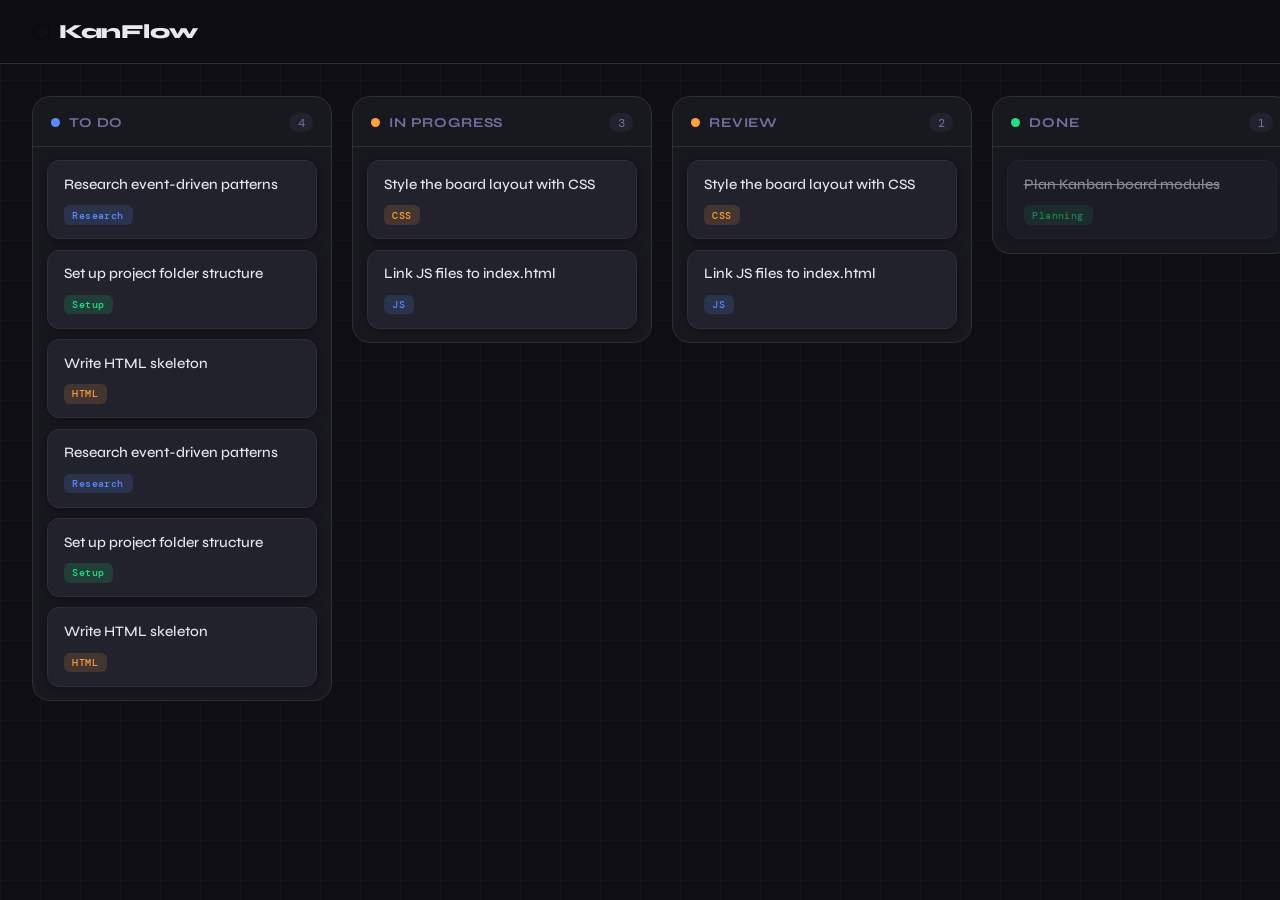
<file: index.html>
<!DOCTYPE html>
<html lang="en">
<head>
  <meta charset="UTF-8" />
  <meta name="viewport" content="width=device-width, initial-scale=1.0"/>
  <title>KanFlow Board</title>
  <link rel="preconnect" href="https://fonts.googleapis.com">
  <link href="https://fonts.googleapis.com/css2?family=Syne:wght@400;600;700;800&family=DM+Mono:wght@400;500&display=swap" rel="stylesheet">
  <link rel="stylesheet" href="style.css" />
</head>
<body>

  <!-- ===========================
       HEADER
  ============================ -->
  <header class="app-header">
    <div class="header-inner">
      <div class="logo">
        <span class="logo-icon">⬡</span>
        <h1>KanFlow</h1>
      </div>
    </div>
  </header>

  <!-- ===========================
       BOARD
       Contains all columns
  ============================ -->
  <main class="board" id="board">

    <!-- COLUMN: To Do -->
    <section class="column" data-column="todo">
      <div class="column-header">
        <span class="column-dot dot-todo"></span>
        <h2 class="column-title">To Do</h2>
        <span class="column-count">4</span>
      </div>
      <div class="card-list" id="col-todo">

        <article class="card">
          <p class="card-title">Research event-driven patterns</p>
          <div class="card-footer">
            <span class="card-tag tag-blue">Research</span>
          </div>
        </article>

        <article class="card">
          <p class="card-title">Set up project folder structure</p>
          <div class="card-footer">
            <span class="card-tag tag-green">Setup</span>
          </div>
        </article>

        <article class="card">
          <p class="card-title">Write HTML skeleton</p>
          <div class="card-footer">
            <span class="card-tag tag-yellow">HTML</span>
          </div>
        </article>

        <article class="card">
          <p class="card-title">Research event-driven patterns</p>
          <div class="card-footer">
            <span class="card-tag tag-blue">Research</span>
          </div>
        </article>

        <article class="card">
          <p class="card-title">Set up project folder structure</p>
          <div class="card-footer">
            <span class="card-tag tag-green">Setup</span>
          </div>
        </article>

        <article class="card">
          <p class="card-title">Write HTML skeleton</p>
          <div class="card-footer">
            <span class="card-tag tag-yellow">HTML</span>
          </div>
        </article>

      </div>
    </section>

    <!-- COLUMN: In Progress -->
    <section class="column" data-column="inprogress">
      <div class="column-header">
        <span class="column-dot dot-inprogress"></span>
        <h2 class="column-title">In Progress</h2>
        <span class="column-count">3</span>
      </div>
      <div class="card-list" id="col-inprogress">

        <article class="card">
          <p class="card-title">Style the board layout with CSS</p>
          <div class="card-footer">
            <span class="card-tag tag-yellow">CSS</span>
          </div>
        </article>

        <article class="card">
          <p class="card-title">Link JS files to index.html</p>
          <div class="card-footer">
            <span class="card-tag tag-blue">JS</span>
          </div>
        </article>

      </div>
    </section>

    <section class="column" data-column="review" id="col-review">
      <div class="column-header">
        <span class="column-dot dot-inprogress"></span>
        <h2 class="column-title">Review</h2>
        <span class="column-count">2</span>
      </div>
      <div class="card-list" id="col-inprogress">

        <article class="card">
          <p class="card-title">Style the board layout with CSS</p>
          <div class="card-footer">
            <span class="card-tag tag-yellow">CSS</span>
          </div>
        </article>

        <article class="card">
          <p class="card-title">Link JS files to index.html</p>
          <div class="card-footer">
            <span class="card-tag tag-blue">JS</span>
          </div>
        </article>

      </div>
    </section>

    <!-- COLUMN: Done -->
    <section class="column" data-column="done">
      <div class="column-header">
        <span class="column-dot dot-done"></span>
        <h2 class="column-title">Done</h2>
        <span class="column-count">1</span>
      </div>
      <div class="card-list" id="col-done">

        <article class="card card-done">
          <p class="card-title">Plan Kanban board modules</p>
          <div class="card-footer">
            <span class="card-tag tag-green">Planning</span>
          </div>
        </article>

      </div>
    </section>

  </main>

  <script src="js/main.js"></script>
</body>
</html>
</file>
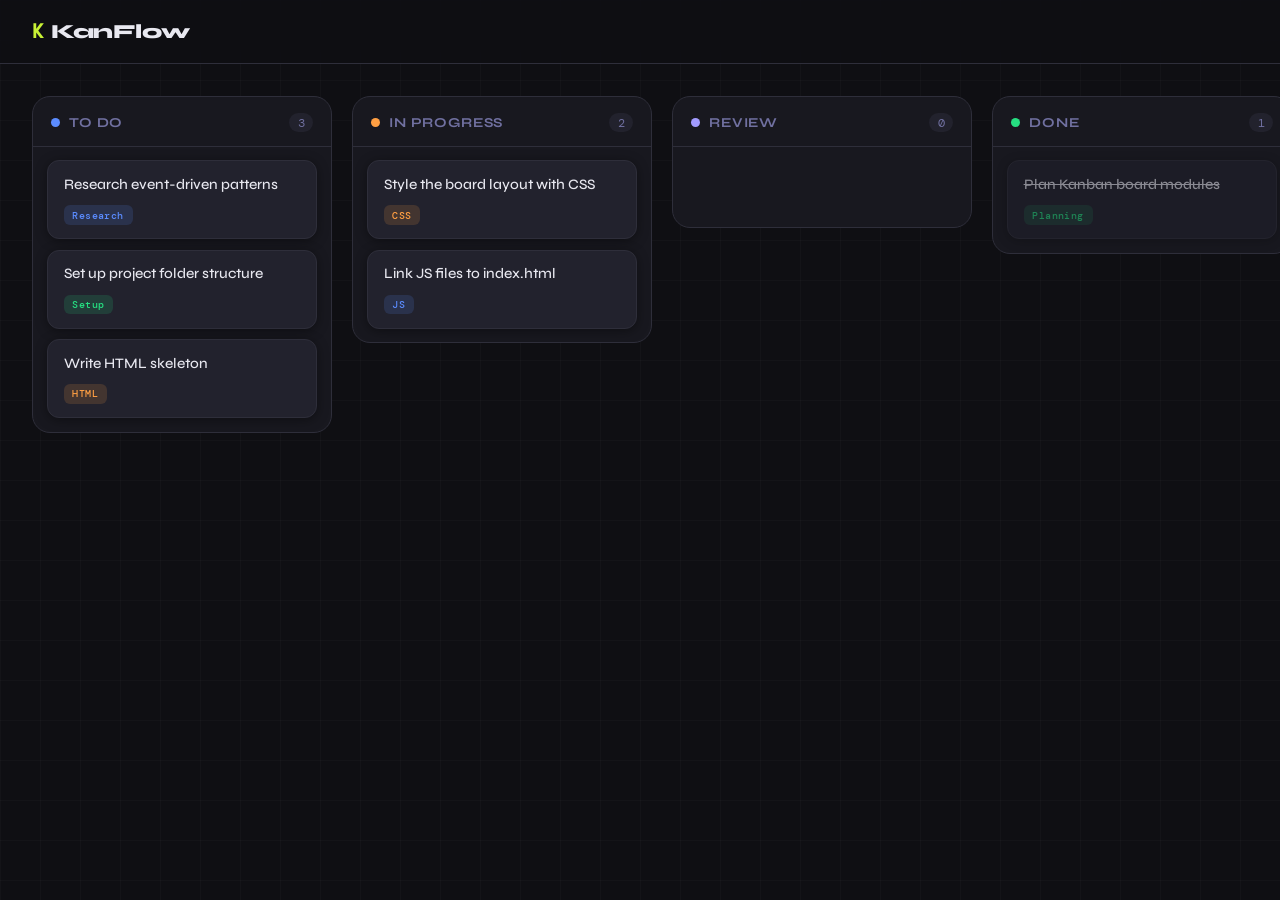
<file: module-2/index.html>
<!DOCTYPE html>
<html lang="en">
<head>
  <meta charset="UTF-8" />
  <meta name="viewport" content="width=device-width, initial-scale=1.0"/>
  <title>KanFlow Board</title>
  <link rel="preconnect" href="https://fonts.googleapis.com">
  <link href="https://fonts.googleapis.com/css2?family=Syne:wght@400;600;700;800&family=DM+Mono:wght@400;500&display=swap" rel="stylesheet">
  <link rel="stylesheet" href="style.css" />
</head>
<body>

  <header class="app-header">
    <div class="header-inner">
      <div class="logo">
        <span class="logo-icon">K</span>
        <h1>KanFlow</h1>
      </div>
    </div>
  </header>

  <!--
    NOTICE: The board is now empty in HTML.
    Cards and columns are rendered by JavaScript in board.js.
    Open js/board.js and follow the lesson guide to build renderBoard().
  -->
  <main class="board" id="board">
    <!-- Rendered by JavaScript -->
  </main>

  <script src="js/data.js"></script>
  <script src="js/board.js"></script>
  <script src="js/main.js"></script>
</body>
</html>
</file>
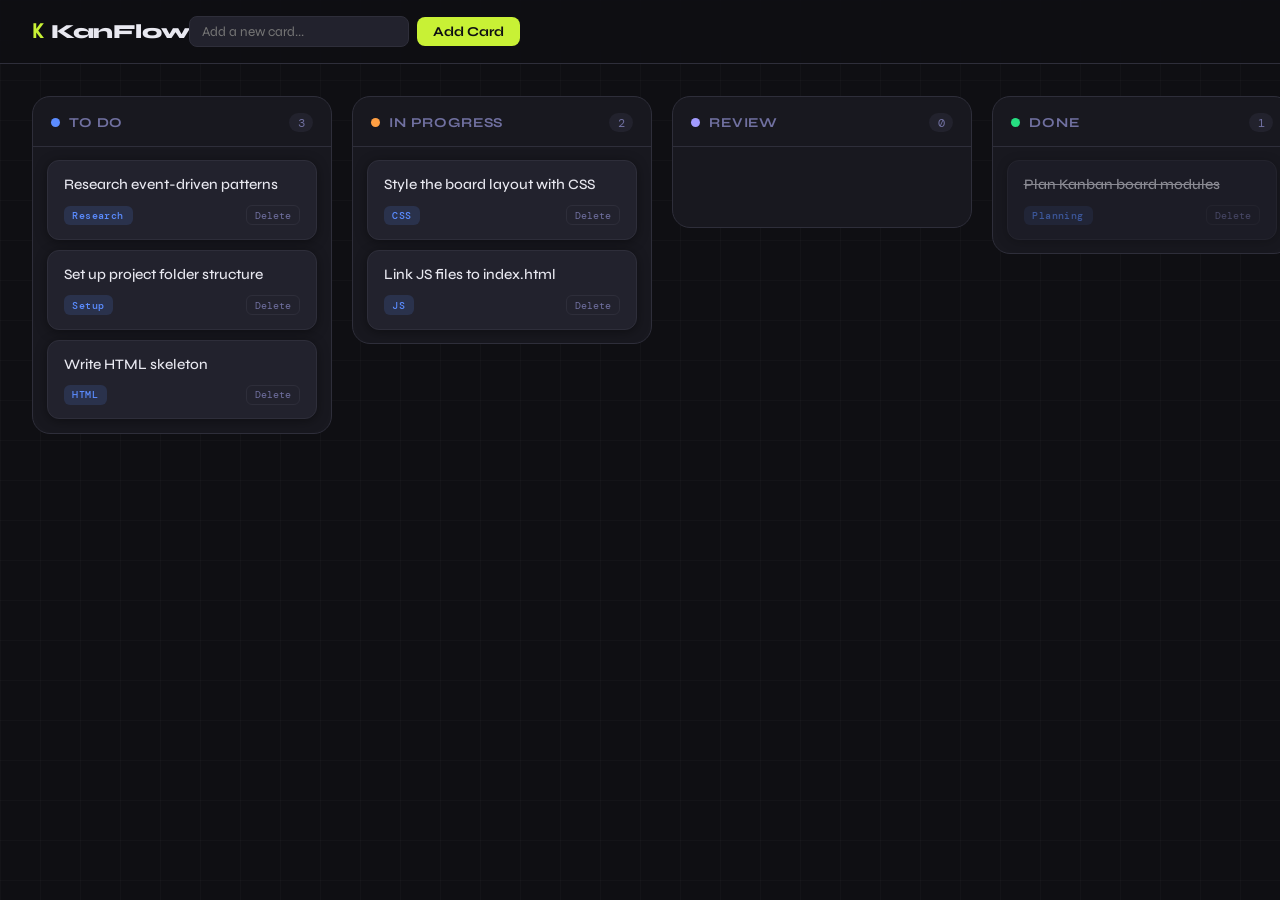
<file: module-3/index.html>
<!DOCTYPE html>
<html lang="en">
  <head>
    <meta charset="UTF-8" />
    <meta name="viewport" content="width=device-width, initial-scale=1.0" />
    <title>KanFlow Board</title>
    <link rel="preconnect" href="https://fonts.googleapis.com" />
    <link
      href="https://fonts.googleapis.com/css2?family=Syne:wght@400;600;700;800&family=DM+Mono:wght@400;500&display=swap"
      rel="stylesheet"
    />
    <link rel="stylesheet" href="style.css" />
  </head>
  <body>
    <header class="app-header">
      <div class="header-inner">
        <div class="logo">
          <span class="logo-icon">K</span>
          <h1>KanFlow</h1>
        </div>
        <!-- ADD THIS SECTION -->
        <div class="add-card-form">
          <input
            type="text"
            id="card-input"
            class="card-input"
            placeholder="Add a new card..."
          />
          <button id="add-card-btn" class="add-card-btn">Add Card</button>
        </div>
      </div>
    </header>

    <!--
    NOTICE: The board is now empty in HTML.
    Cards and columns are rendered by JavaScript in board.js.
    Open js/board.js and follow the lesson guide to build renderBoard().
  -->
    <main class="board" id="board">
      <!-- Rendered by JavaScript -->
    </main>

    <script src="js/data.js"></script>
    <script src="js/board.js"></script>
    <script src="js/cards.js"></script>
    <script src="js/main.js"></script>
  </body>
</html>
</file>
<file: style.css>
/* =============================================
   KANFLOW — MODULE 1 STARTER CSS
   ============================================= */

:root {
  --bg:             #0f0f13;
  --surface:        #18181f;
  --surface-2:      #22222d;
  --border:         #2e2e3a;
  --text:           #e8e8f0;
  --text-muted:     #7070a0;
  --accent:         #04091f;   /* ← Try changing this color! */
  --col-todo:       #5b8cff;
  --col-inprogress: #ff9f43;
  --col-done:       #26de81;
  --tag-blue:       rgba(91,140,255,0.15);
  --tag-green:      rgba(38,222,129,0.15);
  --tag-yellow:     rgba(255,159,67,0.15);
  --font-display:   'Syne', sans-serif;
  --font-mono:      'DM Mono', monospace;
  --radius-md:      12px;
  --radius-lg:      18px;
}

*, *::before, *::after { box-sizing: border-box; margin: 0; padding: 0; }

body {
  background-color: var(--bg);
  color: var(--text);
  font-family: var(--font-display);
  min-height: 100vh;
  display: flex;
  flex-direction: column;
  background-image:
    linear-gradient(rgba(255,255,255,0.02) 1px, transparent 1px),
    linear-gradient(90deg, rgba(255,255,255,0.02) 1px, transparent 1px);
  background-size: 40px 40px;
}

/* HEADER */
.app-header {
  border-bottom: 1px solid var(--border);
  padding: 0 2rem;
  height: 64px;
  display: flex;
  align-items: center;
  background: rgba(15,15,19,0.85);
  backdrop-filter: blur(12px);
  position: sticky;
  top: 0;
  z-index: 100;
}
.header-inner { width: 100%; display: flex; align-items: center; }
.logo         { display: flex; align-items: center; gap: 0.5rem; }
.logo-icon    { font-size: 1.4rem; color: var(--accent); }
.logo h1      { font-size: 1.25rem; font-weight: 800; letter-spacing: -0.02em; }

/* BOARD — Flexbox places columns side by side */
.board {
  display: flex;
  flex-direction: row;
  gap: 1.25rem;
  padding: 2rem;
  flex: 1;
  align-items: flex-start;
  overflow-x: auto;
}

/* COLUMN */
.column {
  background: var(--surface);
  border: 1px solid var(--border);
  border-radius: var(--radius-lg);
  min-width: 300px;
  flex: 1;
  max-width: 360px;
  display: flex;
  flex-direction: column;
  overflow: hidden;
}
.column-header {
  display: flex;
  align-items: center;
  gap: 0.6rem;
  padding: 1rem 1.1rem 0.85rem;
  border-bottom: 1px solid var(--border);
}
.column-dot     { width: 9px; height: 9px; border-radius: 50%; flex-shrink: 0; }
.dot-todo       { background: var(--col-todo); }
.dot-inprogress { background: var(--col-inprogress); }
.dot-review { background: #a29bfe; }
.dot-done       { background: var(--col-done); }
.column-title {
  font-size: 0.85rem; font-weight: 700;
  letter-spacing: 0.06em; text-transform: uppercase;
  color: var(--text-muted); flex: 1;
}
.column-count {
  font-family: var(--font-mono); font-size: 0.75rem;
  color: var(--text-muted); background: var(--surface-2);
  border-radius: 999px; padding: 0.1rem 0.55rem;
}

/* CARD LIST */
.card-list {
  padding: 0.85rem;
  display: flex;
  flex-direction: column;
  gap: 0.65rem;
  min-height: 80px;
}

/* CARD */
.card {
  background: var(--surface-2);
  border: 1px solid var(--border);
  border-radius: var(--radius-md);
  padding: 0.85rem 1rem;
  cursor: grab;
  display: flex;
  flex-direction: column;
  gap: 0.6rem;
  box-shadow: 0 2px 12px rgba(0,0,0,0.4);
  transition: transform 0.15s ease, box-shadow 0.15s ease;
}
.card:hover    { transform: translateY(-2px); box-shadow: 0 6px 20px rgba(0,0,0,0.5); }
.card-done     { opacity: 0.55; }
.card-done .card-title { text-decoration: line-through; }
.card-title    { font-size: 0.9rem; font-weight: 500; line-height: 1.45; }
.card-footer   { display: flex; align-items: center; gap: 0.4rem; }

/* TAGS */
.card-tag {
  font-family: var(--font-mono); font-size: 0.65rem;
  font-weight: 500; padding: 0.2rem 0.55rem;
  border-radius: 6px; letter-spacing: 0.04em;
}
.tag-blue   { background: var(--tag-blue);   color: #5b8cff; }
.tag-green  { background: var(--tag-green);  color: #26de81; }
.tag-yellow { background: var(--tag-yellow); color: #ff9f43; }

/* RESPONSIVE */
@media (max-width: 768px) {
  .board  { flex-direction: column; padding: 1rem; }
  .column { min-width: unset; max-width: unset; width: 100%; }
}
</file>
<file: module-2/style.css>
/* =============================================
   KANFLOW - MODULE 2 STARTER CSS
   ============================================= */

:root {
  --bg:             #0f0f13;
  --surface:        #18181f;
  --surface-2:      #22222d;
  --border:         #2e2e3a;
  --text:           #e8e8f0;
  --text-muted:     #7070a0;
  --accent:         #c8f135;
  --col-todo:       #5b8cff;
  --col-inprogress: #ff9f43;
  --col-review:     #a29bfe;
  --col-done:       #26de81;
  --col-custom:       #de26bf;
  --tag-blue:       rgba(91,140,255,0.15);
  --tag-green:      rgba(38,222,129,0.15);
  --tag-yellow:     rgba(255,159,67,0.15);
  --tag-purple:     rgba(162,155,254,0.15);
  --font-display:   'Syne', sans-serif;
  --font-mono:      'DM Mono', monospace;
  --radius-md:      12px;
  --radius-lg:      18px;
}

*, *::before, *::after { box-sizing: border-box; margin: 0; padding: 0; }

body {
  background-color: var(--bg);
  color: var(--text);
  font-family: var(--font-display);
  min-height: 100vh;
  display: flex;
  flex-direction: column;
  background-image:
    linear-gradient(rgba(255,255,255,0.02) 1px, transparent 1px),
    linear-gradient(90deg, rgba(255,255,255,0.02) 1px, transparent 1px);
  background-size: 40px 40px;
}

/* HEADER */
.app-header {
  border-bottom: 1px solid var(--border);
  padding: 0 2rem;
  height: 64px;
  display: flex;
  align-items: center;
  background: rgba(15,15,19,0.85);
  backdrop-filter: blur(12px);
  position: sticky;
  top: 0;
  z-index: 100;
}
.header-inner { width: 100%; display: flex; align-items: center; }
.logo         { display: flex; align-items: center; gap: 0.5rem; }
.logo-icon    { font-size: 1.2rem; font-weight: 800; color: var(--accent); font-family: var(--font-mono); }
.logo h1      { font-size: 1.25rem; font-weight: 800; letter-spacing: -0.02em; }

/* BOARD */
.board {
  display: flex;
  flex-direction: row;
  gap: 1.25rem;
  padding: 2rem;
  flex: 1;
  align-items: flex-start;
  overflow-x: auto;
}

/* COLUMN */
.column {
  background: var(--surface);
  border: 1px solid var(--border);
  border-radius: var(--radius-lg);
  min-width: 300px;
  flex: 1;
  max-width: 360px;
  display: flex;
  flex-direction: column;
  overflow: hidden;
}
.column-header {
  display: flex;
  align-items: center;
  gap: 0.6rem;
  padding: 1rem 1.1rem 0.85rem;
  border-bottom: 1px solid var(--border);
}
.column-dot     { width: 9px; height: 9px; border-radius: 50%; flex-shrink: 0; }
.dot-todo       { background: var(--col-todo); }
.dot-inprogress { background: var(--col-inprogress); }
.dot-review     { background: var(--col-review); }
.dot-done       { background: var(--col-done); }
.column-title {
  font-size: 0.85rem; font-weight: 700;
  letter-spacing: 0.06em; text-transform: uppercase;
  color: var(--text-muted); flex: 1;
}
.column-count {
  font-family: var(--font-mono); font-size: 0.75rem;
  color: var(--text-muted); background: var(--surface-2);
  border-radius: 999px; padding: 0.1rem 0.55rem;
}

/* CARD LIST */
.card-list {
  padding: 0.85rem;
  display: flex;
  flex-direction: column;
  gap: 0.65rem;
  min-height: 80px;
}

/* CARD */
.card {
  background: var(--surface-2);
  border: 1px solid var(--border);
  border-radius: var(--radius-md);
  padding: 0.85rem 1rem;
  cursor: grab;
  display: flex;
  flex-direction: column;
  gap: 0.6rem;
  box-shadow: 0 2px 12px rgba(0,0,0,0.4);
  transition: transform 0.15s ease, box-shadow 0.15s ease;
}
.card:hover    { transform: translateY(-2px); box-shadow: 0 6px 20px rgba(0,0,0,0.5); }
.card-done     { opacity: 0.55; }
.card-done .card-title { text-decoration: line-through; }
.card-title    { font-size: 0.9rem; font-weight: 500; line-height: 1.45; }
.card-footer   { display: flex; align-items: center; gap: 0.4rem; }

/* TAGS */
.card-tag {
  font-family: var(--font-mono); font-size: 0.65rem;
  font-weight: 500; padding: 0.2rem 0.55rem;
  border-radius: 6px; letter-spacing: 0.04em;
}
.tag-blue   { background: var(--tag-blue);   color: #5b8cff; }
.tag-green  { background: var(--tag-green);  color: #26de81; }
.tag-yellow { background: var(--tag-yellow); color: #ff9f43; }
.tag-purple { background: var(--tag-purple); color: #a29bfe; }

/* RESPONSIVE */
@media (max-width: 768px) {
  .board  { flex-direction: column; padding: 1rem; }
  .column { min-width: unset; max-width: unset; width: 100%; }
}
</file>
<file: module-3/style.css>
/* =============================================
   KANFLOW - MODULE 2 STARTER CSS
   ============================================= */

:root {
  --bg:             #0f0f13;
  --surface:        #18181f;
  --surface-2:      #22222d;
  --border:         #2e2e3a;
  --text:           #e8e8f0;
  --text-muted:     #7070a0;
  --accent:         #c8f135;
  --col-todo:       #5b8cff;
  --col-inprogress: #ff9f43;
  --col-review:     #a29bfe;
  --col-done:       #26de81;
  --col-custom:       #de26bf;
  --tag-blue:       rgba(91,140,255,0.15);
  --tag-green:      rgba(38,222,129,0.15);
  --tag-yellow:     rgba(255,159,67,0.15);
  --tag-purple:     rgba(162,155,254,0.15);
  --font-display:   'Syne', sans-serif;
  --font-mono:      'DM Mono', monospace;
  --radius-md:      12px;
  --radius-lg:      18px;
}

*, *::before, *::after { box-sizing: border-box; margin: 0; padding: 0; }

body {
  background-color: var(--bg);
  color: var(--text);
  font-family: var(--font-display);
  min-height: 100vh;
  display: flex;
  flex-direction: column;
  background-image:
    linear-gradient(rgba(255,255,255,0.02) 1px, transparent 1px),
    linear-gradient(90deg, rgba(255,255,255,0.02) 1px, transparent 1px);
  background-size: 40px 40px;
}

/* HEADER */
.app-header {
  border-bottom: 1px solid var(--border);
  padding: 0 2rem;
  height: 64px;
  display: flex;
  align-items: center;
  background: rgba(15,15,19,0.85);
  backdrop-filter: blur(12px);
  position: sticky;
  top: 0;
  z-index: 100;
}
.header-inner { width: 100%; display: flex; align-items: center; }
.logo         { display: flex; align-items: center; gap: 0.5rem; }
.logo-icon    { font-size: 1.2rem; font-weight: 800; color: var(--accent); font-family: var(--font-mono); }
.logo h1      { font-size: 1.25rem; font-weight: 800; letter-spacing: -0.02em; }

/* BOARD */
.board {
  display: flex;
  flex-direction: row;
  gap: 1.25rem;
  padding: 2rem;
  flex: 1;
  align-items: flex-start;
  overflow-x: auto;
}

/* COLUMN */
.column {
  background: var(--surface);
  border: 1px solid var(--border);
  border-radius: var(--radius-lg);
  min-width: 300px;
  flex: 1;
  max-width: 360px;
  display: flex;
  flex-direction: column;
  overflow: hidden;
}
.column-header {
  display: flex;
  align-items: center;
  gap: 0.6rem;
  padding: 1rem 1.1rem 0.85rem;
  border-bottom: 1px solid var(--border);
}
.column-dot     { width: 9px; height: 9px; border-radius: 50%; flex-shrink: 0; }
.dot-todo       { background: var(--col-todo); }
.dot-inprogress { background: var(--col-inprogress); }
.dot-review     { background: var(--col-review); }
.dot-done       { background: var(--col-done); }
.column-title {
  font-size: 0.85rem; font-weight: 700;
  letter-spacing: 0.06em; text-transform: uppercase;
  color: var(--text-muted); flex: 1;
}
.column-count {
  font-family: var(--font-mono); font-size: 0.75rem;
  color: var(--text-muted); background: var(--surface-2);
  border-radius: 999px; padding: 0.1rem 0.55rem;
}

/* CARD LIST */
.card-list {
  padding: 0.85rem;
  display: flex;
  flex-direction: column;
  gap: 0.65rem;
  min-height: 80px;
}

/* CARD */
.card {
  background: var(--surface-2);
  border: 1px solid var(--border);
  border-radius: var(--radius-md);
  padding: 0.85rem 1rem;
  cursor: grab;
  display: flex;
  flex-direction: column;
  gap: 0.6rem;
  box-shadow: 0 2px 12px rgba(0,0,0,0.4);
  transition: transform 0.15s ease, box-shadow 0.15s ease;
}
.card:hover    { transform: translateY(-2px); box-shadow: 0 6px 20px rgba(0,0,0,0.5); }
.card-done     { opacity: 0.55; }
.card-done .card-title { text-decoration: line-through; }
.card-title    { font-size: 0.9rem; font-weight: 500; line-height: 1.45; }
.card-footer   { display: flex; align-items: center; gap: 0.4rem; }

/* TAGS */
.card-tag {
  font-family: var(--font-mono); font-size: 0.65rem;
  font-weight: 500; padding: 0.2rem 0.55rem;
  border-radius: 6px; letter-spacing: 0.04em;
}
.tag-blue   { background: var(--tag-blue);   color: #5b8cff; }
.tag-green  { background: var(--tag-green);  color: #26de81; }
.tag-yellow { background: var(--tag-yellow); color: #ff9f43; }
.tag-purple { background: var(--tag-purple); color: #a29bfe; }

/* RESPONSIVE */
@media (max-width: 768px) {
  .board  { flex-direction: column; padding: 1rem; }
  .column { min-width: unset; max-width: unset; width: 100%; }
}

.add-card-form {
  display: flex;
  gap: 0.5rem;
  align-items: center;
  }
  .card-input {
  background: var(--surface-2);
  border: 1px solid var(--border);
  border-radius: 8px;
  padding: 0.4rem 0.75rem;
  color: var(--text);
  font-family: var(--font-display);
  font-size: 0.85rem;
  width: 220px;
  outline: none;
  }
  .card-input:focus {
  border-color: var(--accent);
  }
  .add-card-btn {
  background: var(--accent);
  color: #0f0f13;
  border: none;
  border-radius: 8px;
  padding: 0.4rem 1rem;
  font-family: var(--font-display);
  font-weight: 700;
  font-size: 0.85rem;
  cursor: pointer;
  }
  .add-card-btn:hover {
  opacity: 0.85;
  }
  .delete-btn {
    margin-left: auto;
    background: transparent;
    border: 1px solid var(--border);
    border-radius: 6px;
    color: var(--text-muted);
    font-size: 0.65rem;
    padding: 0.15rem 0.5rem;
    cursor: pointer;
    font-family: var(--font-mono);
    transition: border-color 0.15s, color 0.15s;
    }
    .delete-btn:hover {
    border-color: var(--col-todo);
    color: var(--col-todo);
    }
</file>
